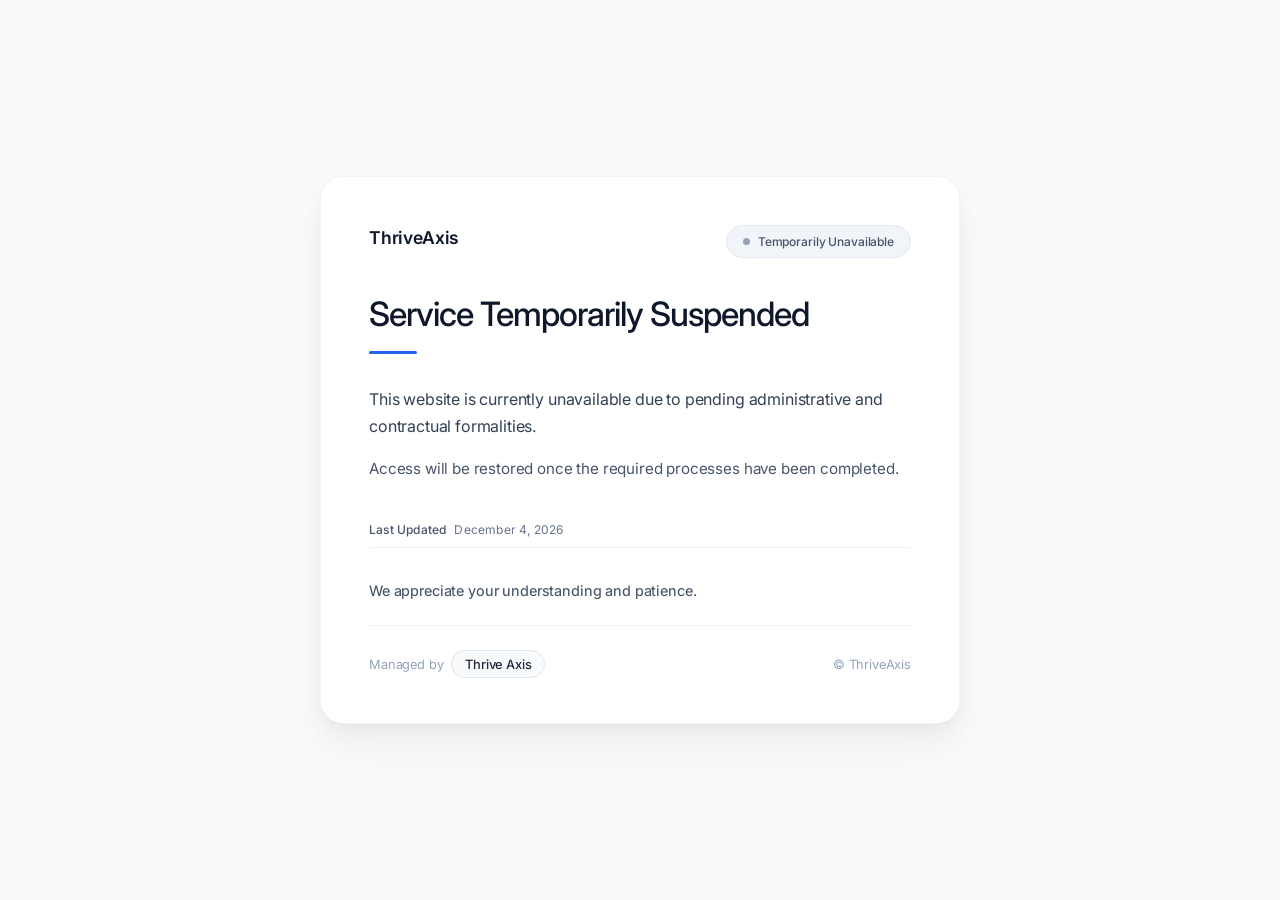
<file: index.html>
<!DOCTYPE html>
<html lang="en">
<head>
  <meta charset="UTF-8">
  <meta name="viewport" content="width=device-width, initial-scale=1.0">
  <title>Service Temporarily Suspended | ThirveAxis</title>
  <link rel="preconnect" href="https://fonts.googleapis.com">
  <link rel="preconnect" href="https://fonts.gstatic.com" crossorigin>
  <link href="https://fonts.googleapis.com/css2?family=Inter:opsz,wght@14..32,400;14..32,450;14..32,500;14..32,600&display=swap" rel="stylesheet">
  <style>
    /* ----- RESET & BASE ----- */
    *,
    *::before,
    *::after {
      margin: 0;
      padding: 0;
      box-sizing: border-box;
    }

    html {
      -webkit-font-smoothing: antialiased;
      -moz-osx-font-smoothing: grayscale;
      text-rendering: optimizeLegibility;
    }

    body {
      font-family: 'Inter', system-ui, -apple-system, 'Segoe UI', Roboto, 'Helvetica Neue', sans-serif;
      background-color: #F8FAFC;
      color: #0F172A;
      min-height: 100vh;
      display: flex;
      align-items: center;
      justify-content: center;
      padding: 1.5rem;
      line-height: 1.5;
      font-weight: 400;
      letter-spacing: -0.01em;
    }

    /* ----- FADE-IN ANIMATION ----- */
    @keyframes fadeIn {
      0% {
        opacity: 0;
        transform: translateY(8px);
      }
      100% {
        opacity: 1;
        transform: translateY(0);
      }
    }

    .card {
      animation: fadeIn 0.7s cubic-bezier(0.16, 1, 0.3, 1) both;
    }

    /* ----- CARD CONTAINER ----- */
    .card {
      max-width: 640px;
      width: 100%;
      background: #FFFFFF;
      border-radius: 24px;
      padding: 3rem 3rem 2.8rem;
      box-shadow:
        0 1px 2px rgba(0, 0, 0, 0.02),
        0 4px 8px rgba(0, 0, 0, 0.02),
        0 12px 24px rgba(0, 0, 0, 0.03),
        0 24px 48px rgba(0, 0, 0, 0.04);
      border: 1px solid rgba(0, 0, 0, 0.04);
      transition: box-shadow 0.3s ease;
    }

    .card:hover {
      box-shadow:
        0 1px 2px rgba(0, 0, 0, 0.03),
        0 4px 8px rgba(0, 0, 0, 0.03),
        0 16px 32px rgba(0, 0, 0, 0.05),
        0 32px 64px rgba(0, 0, 0, 0.06);
    }

    /* ----- HEADER ROW: COMPANY + STATUS ----- */
    .card-header {
      display: flex;
      align-items: flex-start;
      justify-content: space-between;
      margin-bottom: 2.2rem;
      flex-wrap: wrap;
      gap: 1rem;
    }

    .company-label {
      font-size: 0.75rem;
      font-weight: 500;
      text-transform: uppercase;
      letter-spacing: 2.5px;
      color: #475569;
      line-height: 1.2;
    }

    .company-label strong {
      display: block;
      font-weight: 600;
      font-size: 1.1rem;
      letter-spacing: -0.01em;
      color: #0F172A;
      margin-top: 2px;
      text-transform: none;
    }

    .status-badge {
      display: inline-flex;
      align-items: center;
      gap: 8px;
      background: #F1F5F9;
      border: 1px solid #E2E8F0;
      padding: 0.4rem 1rem;
      border-radius: 100px;
      font-size: 0.75rem;
      font-weight: 500;
      color: #475569;
      white-space: nowrap;
      letter-spacing: -0.01em;
      transition: all 0.2s ease;
    }

    .status-badge::before {
      content: "";
      width: 7px;
      height: 7px;
      background: #94A3B8;
      border-radius: 50%;
      display: inline-block;
      flex-shrink: 0;
    }

    /* ----- MAIN HEADING ----- */
    h1 {
      font-size: 2.1rem;
      font-weight: 500;
      letter-spacing: -0.03em;
      color: #0F172A;
      margin-bottom: 1rem;
      line-height: 1.25;
    }

    /* ----- ACCENT LINE ----- */
    .accent-line {
      width: 48px;
      height: 3px;
      background: #2563EB;
      border-radius: 3px;
      margin-bottom: 2rem;
    }

    /* ----- DESCRIPTION TEXT ----- */
    .description {
      color: #334155;
      font-size: 1rem;
      line-height: 1.7;
      margin-bottom: 1rem;
      font-weight: 400;
    }

    .description-secondary {
      color: #475569;
      font-size: 0.95rem;
      margin-bottom: 2rem;
      line-height: 1.6;
    }

    /* ----- LAST UPDATED ROW ----- */
    .meta-updated {
      display: flex;
      align-items: center;
      gap: 8px;
      font-size: 0.75rem;
      color: #64748B;
      letter-spacing: 0.2px;
      margin-bottom: 2rem;
      padding: 0.5rem 0;
      border-bottom: 1px solid #F1F5F9;
    }

    .updated-label {
      font-weight: 500;
      color: #475569;
    }

    .updated-date {
      font-weight: 400;
      color: #64748B;
    }

    /* ----- APPRECIATION NOTE ----- */
    .appreciation {
      font-size: 0.9rem;
      font-weight: 450;
      color: #475569;
      margin-bottom: 1.5rem;
      font-style: normal;
      letter-spacing: -0.01em;
    }

    /* ----- FOOTER ----- */
    .card-footer {
      display: flex;
      align-items: center;
      justify-content: space-between;
      padding-top: 1.5rem;
      border-top: 1px solid #F1F5F9;
      font-size: 0.8rem;
      color: #64748B;
      flex-wrap: wrap;
      gap: 12px;
    }

    .managed-by {
      display: flex;
      align-items: center;
      gap: 8px;
    }

    .managed-by span:first-child {
      color: #94A3B8;
    }

    .managed-badge {
      font-weight: 500;
      color: #1E293B;
      background: #F8FAFC;
      padding: 0.2rem 0.8rem;
      border-radius: 100px;
      border: 1px solid #E2E8F0;
    }

    .copyright {
      color: #94A3B8;
    }

    /* ----- RESPONSIVE ----- */
    @media (max-width: 600px) {
      body {
        padding: 1rem;
        align-items: flex-start;
        padding-top: 2rem;
      }

      .card {
        padding: 2rem 1.5rem 2rem;
        border-radius: 20px;
      }

      .card-header {
        flex-direction: column;
        align-items: flex-start;
        gap: 1.2rem;
      }

      h1 {
        font-size: 1.7rem;
      }

      .description {
        font-size: 0.95rem;
      }

      .card-footer {
        flex-direction: column;
        align-items: flex-start;
      }
    }

    /* Focus styles for accessibility */
    :focus-visible {
      outline: 2px solid #2563EB;
      outline-offset: 2px;
      border-radius: 4px;
    }
  </style>
</head>
<body>

  <main class="card" role="main" aria-labelledby="page-heading">
    
    <!-- Header: Company + Status Badge -->
    <div class="card-header">
      <div class="company-label">
        <strong>ThriveAxis</strong>
      </div>
      <div class="status-badge" aria-label="Status: Temporarily Unavailable">
        Temporarily Unavailable
      </div>
    </div>

    <!-- Main Heading -->
    <h1 id="page-heading">Service Temporarily Suspended</h1>

    <!-- Thin blue accent line -->
    <div class="accent-line" aria-hidden="true"></div>

    <!-- Description content -->
    <p class="description">
      This website is currently unavailable due to pending administrative and contractual formalities.
    </p>
    <p class="description-secondary">
      Access will be restored once the required processes have been completed.
    </p>

    <!-- Last Updated with dynamic date -->
    <div class="meta-updated">
      <span class="updated-label">Last Updated</span>
      <span class="updated-date" id="current-date"></span>
    </div>

    <!-- Appreciation message -->
    <p class="appreciation">
      We appreciate your understanding and patience.
    </p>

    <!-- Footer with management info -->
    <div class="card-footer">
      <div class="managed-by">
        <span>Managed by</span>
        <span class="managed-badge">Thrive Axis</span>
      </div>
      <div class="copyright">
        &copy; ThriveAxis
      </div>
    </div>

  </main>

  <!-- Minimal JavaScript for live date -->
  <script>
    (function() {
      const dateElement = document.getElementById('current-date');
      if (dateElement) {
        const today = new Date();
        const options = { year: 'numeric', month: 'long', day: 'numeric' };
        dateElement.textContent = today.toLocaleDateString('en-US', options);
      }
    })();
  </script>

</body>
</html>
</file>
